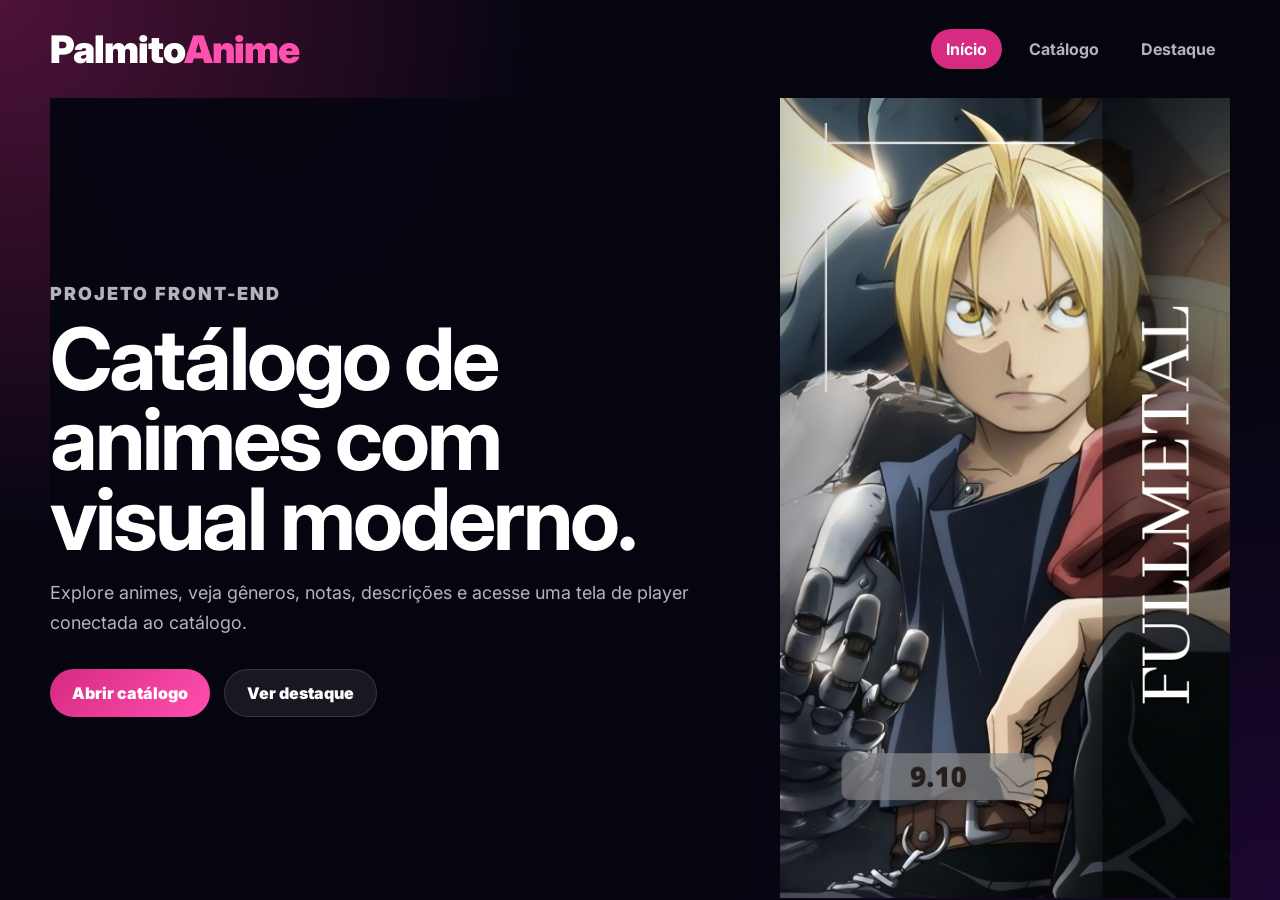
<file: palmito-anime-github-final/index.html>
<!DOCTYPE html>
<html lang="pt-BR">
<head>
  <meta charset="UTF-8">
  <meta name="viewport" content="width=device-width, initial-scale=1.0">
  <title>Palmito Anime | Início</title>
  <link rel="stylesheet" href="css/style.css">
</head>
<body class="home-page">
  <header class="site-header">
    <a class="logo" href="index.html">Palmito<span>Anime</span></a>
    <nav class="navbar">
      <a class="active" href="index.html">Início</a>
      <a href="catalogo.html">Catálogo</a>
      <a href="detalhes.html?id=fullmetal-alchemist">Destaque</a>
    </nav>
  </header>

  <main class="hero">
    <section class="hero-content">
      <p class="eyebrow">Projeto Front-end</p>
      <h1>Catálogo de animes com visual moderno.</h1>
      <p>
        Explore animes, veja gêneros, notas, descrições e acesse uma tela de player conectada ao catálogo.
      </p>
      <div class="hero-actions">
        <a class="btn primary" href="catalogo.html">Abrir catálogo</a>
        <a class="btn secondary" href="detalhes.html?id=fullmetal-alchemist">Ver destaque</a>
      </div>
    </section>
  </main>
</body>
</html>
</file>
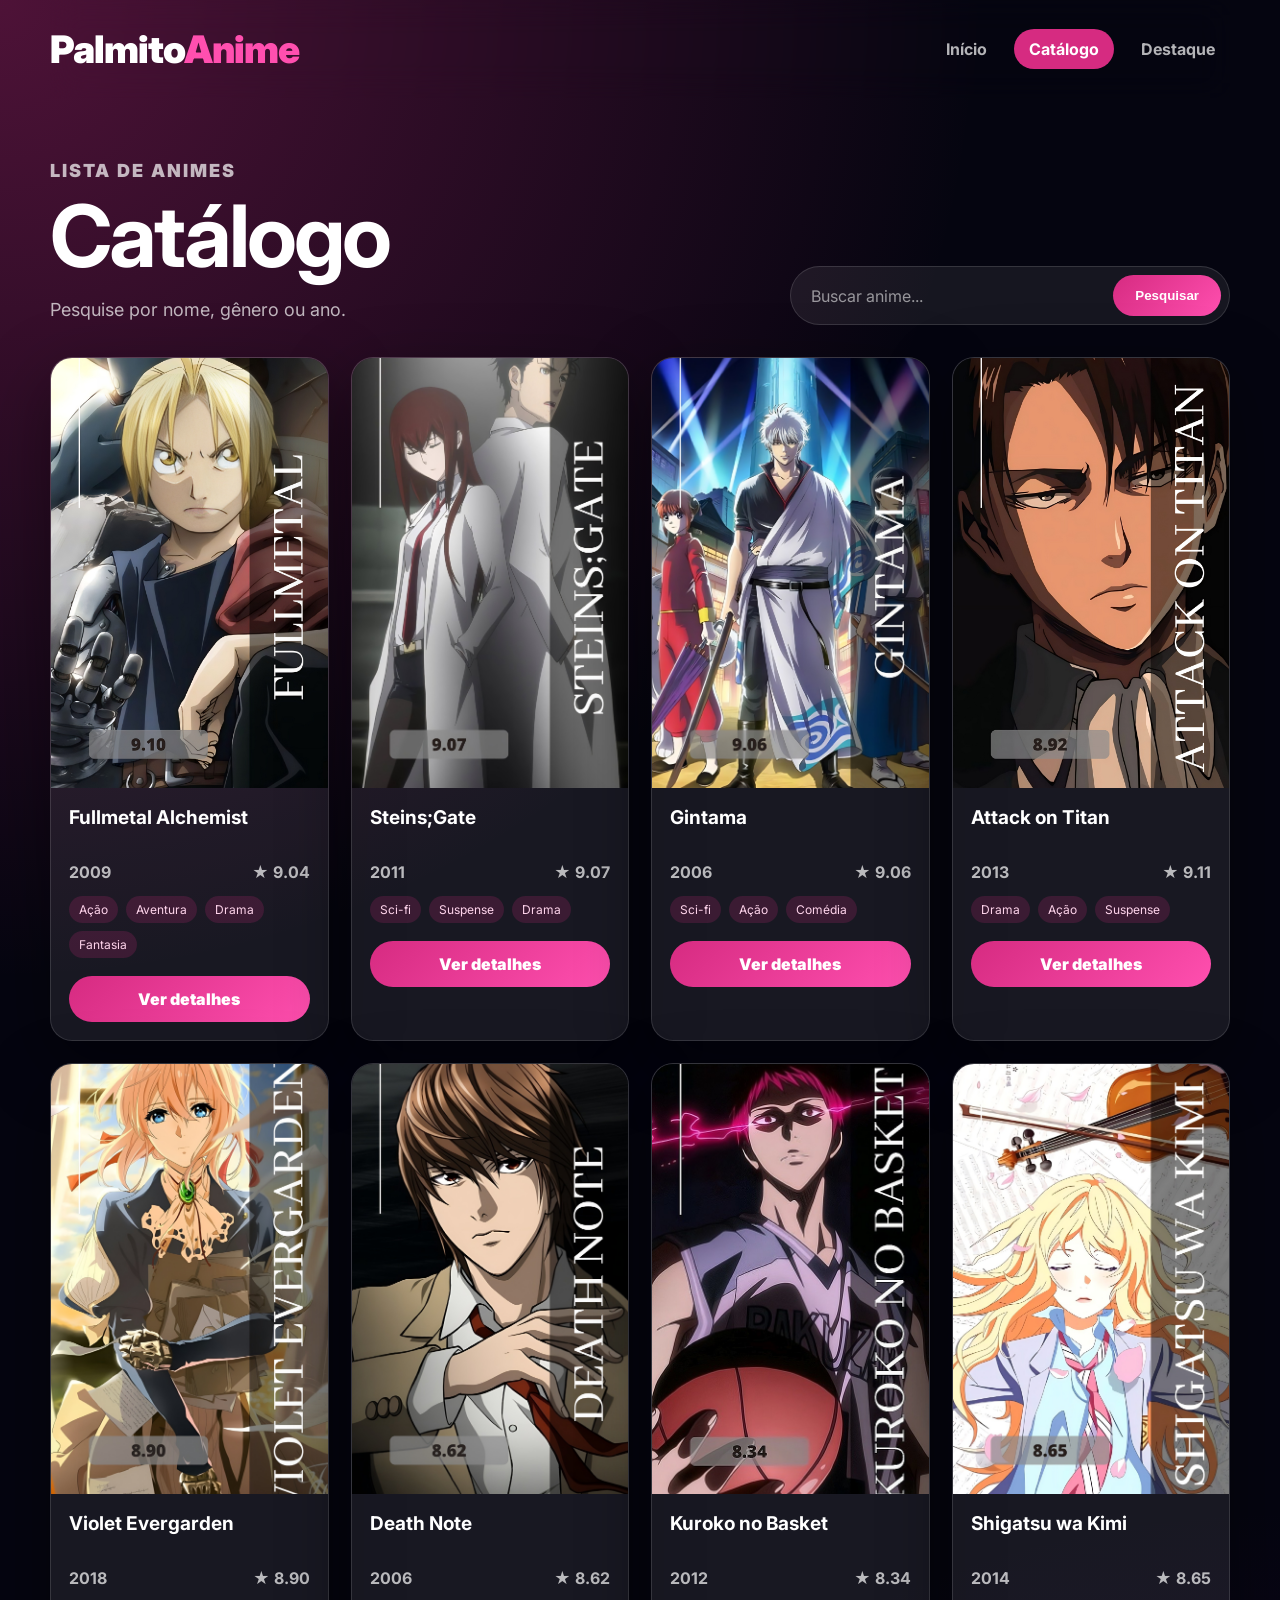
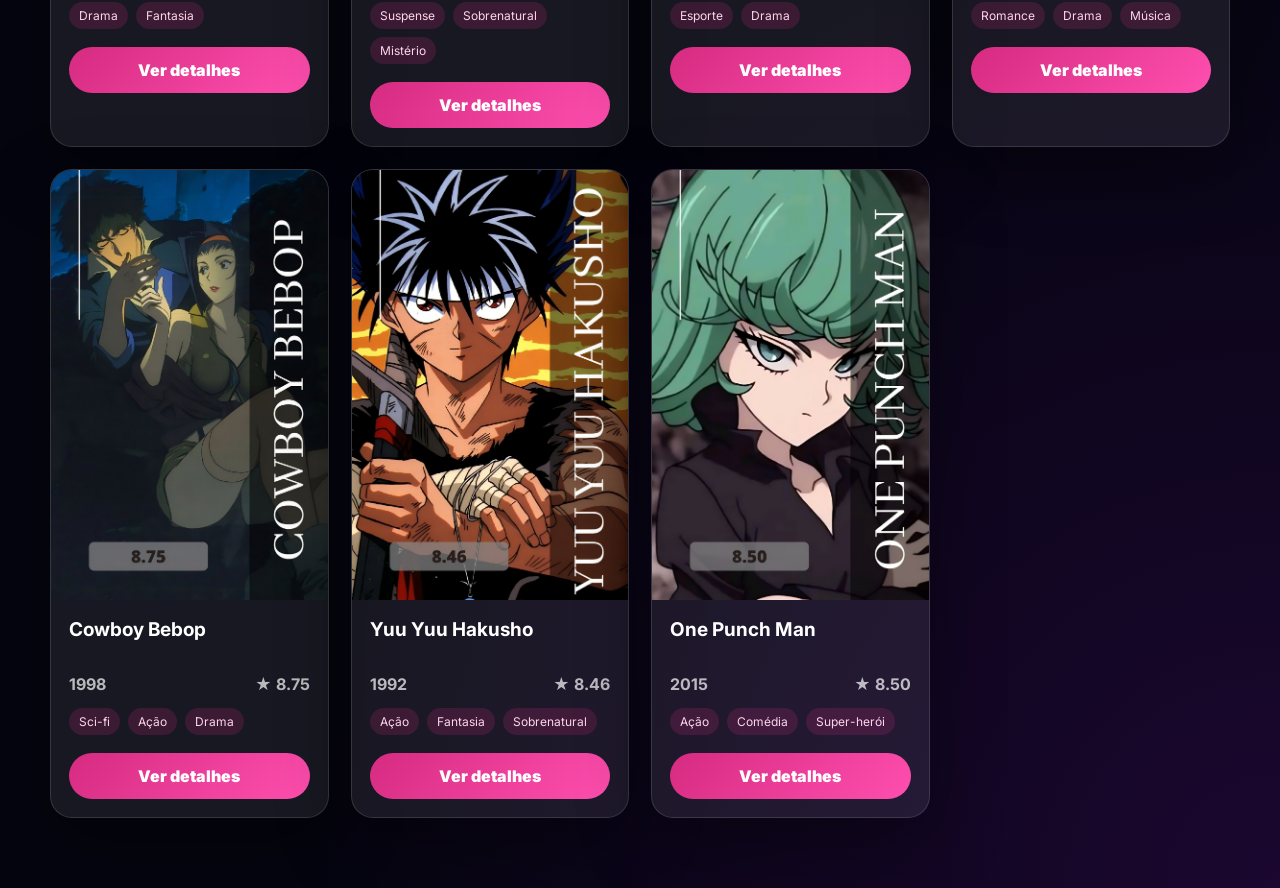
<file: palmito-anime-github-final/catalogo.html>
<!DOCTYPE html>
<html lang="pt-BR">
<head>
  <meta charset="UTF-8">
  <meta name="viewport" content="width=device-width, initial-scale=1.0">
  <title>Palmito Anime | Catálogo</title>
  <link rel="stylesheet" href="css/style.css">
</head>
<body>
  <header class="site-header fixed">
    <a class="logo" href="index.html">Palmito<span>Anime</span></a>
    <nav class="navbar">
      <a href="index.html">Início</a>
      <a class="active" href="catalogo.html">Catálogo</a>
      <a href="detalhes.html?id=fullmetal-alchemist">Destaque</a>
    </nav>
  </header>

  <main class="catalog-page">
    <section class="catalog-hero">
      <div>
        <p class="eyebrow">Lista de animes</p>
        <h1>Catálogo</h1>
        <p>Pesquise por nome, gênero ou ano.</p>
      </div>

      <form class="search-box" id="searchForm">
        <input id="searchInput" type="search" placeholder="Buscar anime...">
        <button type="submit">Pesquisar</button>
      </form>
    </section>

    <section id="animeGrid" class="anime-grid"></section>
    <p id="emptyState" class="empty-state" hidden>Nenhum anime encontrado.</p>
  </main>

  <script src="js/anime-data.js"></script>
  <script src="js/app.js"></script>
</body>
</html>
</file>
<file: palmito-anime-github-final/css/style.css>
@import url('https://fonts.googleapis.com/css2?family=Inter:wght@400;600;700;800;900&display=swap');

:root {
  --pink: #d62b81;
  --pink-2: #ff4faf;
  --dark: #050510;
  --card: rgba(255, 255, 255, .08);
  --text: #ffffff;
  --muted: rgba(255, 255, 255, .70);
  --line: rgba(255, 255, 255, .13);
  --shadow: 0 24px 70px rgba(0, 0, 0, .42);
}

* {
  margin: 0;
  padding: 0;
  box-sizing: border-box;
}

body {
  background:
    radial-gradient(circle at top left, rgba(214, 43, 129, .35), transparent 35%),
    radial-gradient(circle at bottom right, rgba(84, 12, 130, .28), transparent 35%),
    var(--dark);
  color: var(--text);
  font-family: 'Inter', Arial, sans-serif;
  min-height: 100vh;
}

a {
  color: inherit;
  text-decoration: none;
}

.site-header {
  width: min(1180px, calc(100% - 32px));
  margin: 0 auto;
  padding: 26px 0;
  display: flex;
  justify-content: space-between;
  align-items: center;
  gap: 22px;
  z-index: 20;
}

.site-header.fixed {
  position: sticky;
  top: 0;
  backdrop-filter: blur(16px);
}

.logo {
  font-size: clamp(24px, 4vw, 38px);
  font-weight: 900;
  letter-spacing: -1px;
}

.logo span {
  color: var(--pink-2);
}

.navbar {
  display: flex;
  align-items: center;
  gap: 12px;
  flex-wrap: wrap;
}

.navbar a {
  padding: 10px 15px;
  border-radius: 999px;
  color: var(--muted);
  font-weight: 700;
  transition: .2s ease;
}

.navbar a:hover,
.navbar a.active {
  background: var(--pink);
  color: #fff;
}

.hero {
  width: min(1180px, calc(100% - 32px));
  margin: 0 auto;
  min-height: calc(100vh - 100px);
  display: grid;
  align-items: center;
  background:
    linear-gradient(90deg, rgba(5,5,16,.98) 0%, rgba(5,5,16,.8) 42%, transparent 70%),
    url('../assets/images/fullmetal-alchemist.jpg') center right/contain no-repeat;
}

.hero-content {
  max-width: 650px;
  padding: 60px 0;
}

.eyebrow {
  color: var(--pink-2);
  text-transform: uppercase;
  font-size: 13px;
  letter-spacing: 2px;
  font-weight: 900;
  margin-bottom: 10px;
}

.hero h1,
.catalog-hero h1 {
  font-size: clamp(42px, 7vw, 86px);
  line-height: .93;
  letter-spacing: -3px;
  margin-bottom: 18px;
}

.hero p,
.catalog-hero p,
.video-note {
  color: var(--muted);
  font-size: 18px;
  line-height: 1.7;
}

.hero-actions {
  display: flex;
  gap: 14px;
  flex-wrap: wrap;
  margin-top: 30px;
}

.btn,
.search-box button,
.card-btn {
  display: inline-flex;
  align-items: center;
  justify-content: center;
  border: 0;
  cursor: pointer;
  border-radius: 999px;
  padding: 13px 22px;
  font-weight: 900;
  transition: .2s ease;
}

.btn.primary,
.search-box button,
.card-btn {
  background: linear-gradient(135deg, var(--pink), var(--pink-2));
  color: #fff;
}

.btn.secondary {
  background: rgba(255,255,255,.08);
  border: 1px solid var(--line);
  color: #fff;
}

.btn:hover,
.search-box button:hover,
.card-btn:hover {
  transform: translateY(-2px);
  filter: brightness(1.1);
}

.catalog-page,
.details-page,
.watch-page {
  width: min(1180px, calc(100% - 32px));
  margin: 0 auto;
  padding: 30px 0 70px;
}

.catalog-hero {
  display: flex;
  justify-content: space-between;
  align-items: flex-end;
  gap: 24px;
  margin: 28px 0 32px;
}

.search-box {
  display: flex;
  gap: 10px;
  padding: 8px;
  border: 1px solid var(--line);
  background: rgba(255,255,255,.07);
  border-radius: 999px;
  min-width: min(440px, 100%);
}

.search-box input {
  flex: 1;
  min-width: 0;
  border: 0;
  outline: 0;
  color: #fff;
  background: transparent;
  font: inherit;
  padding: 0 12px;
}

.search-box input::placeholder {
  color: rgba(255,255,255,.55);
}

.anime-grid {
  display: grid;
  grid-template-columns: repeat(4, 1fr);
  gap: 22px;
}

.anime-card {
  overflow: hidden;
  border-radius: 22px;
  background: var(--card);
  border: 1px solid var(--line);
  box-shadow: var(--shadow);
  transition: .2s ease;
}

.anime-card:hover {
  transform: translateY(-8px);
  border-color: rgba(255, 79, 175, .55);
}

.anime-cover {
  height: 430px;
  background: #0d0d18;
  overflow: hidden;
}

.anime-cover img {
  width: 100%;
  height: 100%;
  object-fit: cover;
}

.anime-content {
  padding: 18px;
}

.anime-content h2 {
  font-size: 19px;
  margin-bottom: 10px;
  min-height: 46px;
}

.meta {
  display: flex;
  justify-content: space-between;
  gap: 10px;
  color: var(--muted);
  margin-bottom: 14px;
  font-weight: 700;
}

.genres {
  display: flex;
  flex-wrap: wrap;
  gap: 8px;
  margin-bottom: 18px;
}

.genre {
  font-size: 12px;
  padding: 6px 10px;
  border-radius: 999px;
  background: rgba(214, 43, 129, .18);
  color: #ffd5ec;
}

.card-btn {
  width: 100%;
}

.empty-state {
  text-align: center;
  color: var(--muted);
  padding: 40px;
}

.back-link {
  display: inline-flex;
  margin: 20px 0;
  color: var(--muted);
  font-weight: 800;
}

.anime-details {
  display: grid;
  grid-template-columns: 390px 1fr;
  overflow: hidden;
  border-radius: 28px;
  background: rgba(255,255,255,.08);
  border: 1px solid var(--line);
  box-shadow: var(--shadow);
}

.details-cover {
  min-height: 620px;
  background: #111;
}

.details-cover img {
  width: 100%;
  height: 100%;
  object-fit: cover;
}

.details-info {
  padding: clamp(28px, 5vw, 56px);
}

.details-info h1,
.watch-card h1 {
  font-size: clamp(38px, 7vw, 78px);
  line-height: .95;
  margin-bottom: 14px;
}

.details-info .description,
#watchDescription {
  color: var(--muted);
  line-height: 1.8;
  font-size: 17px;
  margin: 24px 0;
}

.rating-boxes {
  display: grid;
  grid-template-columns: repeat(2, 1fr);
  gap: 14px;
  margin: 24px 0;
}

.rating-box {
  padding: 18px;
  border-radius: 18px;
  background: rgba(255,255,255,.08);
  border: 1px solid var(--line);
}

.rating-box strong {
  display: block;
  font-size: 28px;
  color: var(--pink-2);
}

.episode-list {
  display: flex;
  gap: 10px;
  flex-wrap: wrap;
  margin-top: 24px;
}

.episode-list a {
  background: var(--pink);
  padding: 12px 18px;
  border-radius: 999px;
  font-weight: 900;
}

.details-nav {
  display: flex;
  justify-content: space-between;
  margin-top: 22px;
}

.watch-card {
  border-radius: 28px;
  background: rgba(255,255,255,.08);
  border: 1px solid var(--line);
  box-shadow: var(--shadow);
  padding: clamp(22px, 4vw, 44px);
}

#videoPlayer {
  width: 100%;
  max-height: 70vh;
  border-radius: 20px;
  background: #000;
  margin: 22px 0;
}

@media (max-width: 1000px) {
  .anime-grid {
    grid-template-columns: repeat(3, 1fr);
  }

  .catalog-hero {
    flex-direction: column;
    align-items: stretch;
  }

  .anime-details {
    grid-template-columns: 1fr;
  }

  .details-cover {
    min-height: 500px;
  }
}

@media (max-width: 720px) {
  .site-header {
    flex-direction: column;
    align-items: flex-start;
  }

  .hero {
    background:
      linear-gradient(180deg, rgba(5,5,16,.92), rgba(5,5,16,.92)),
      url('../assets/images/fullmetal-alchemist.jpg') center/cover no-repeat;
  }

  .anime-grid {
    grid-template-columns: repeat(2, 1fr);
  }

  .search-box {
    flex-direction: column;
    border-radius: 18px;
  }

  .rating-boxes {
    grid-template-columns: 1fr;
  }
}

@media (max-width: 480px) {
  .anime-grid {
    grid-template-columns: 1fr;
  }

  .anime-cover {
    height: 520px;
  }
}
</file>
